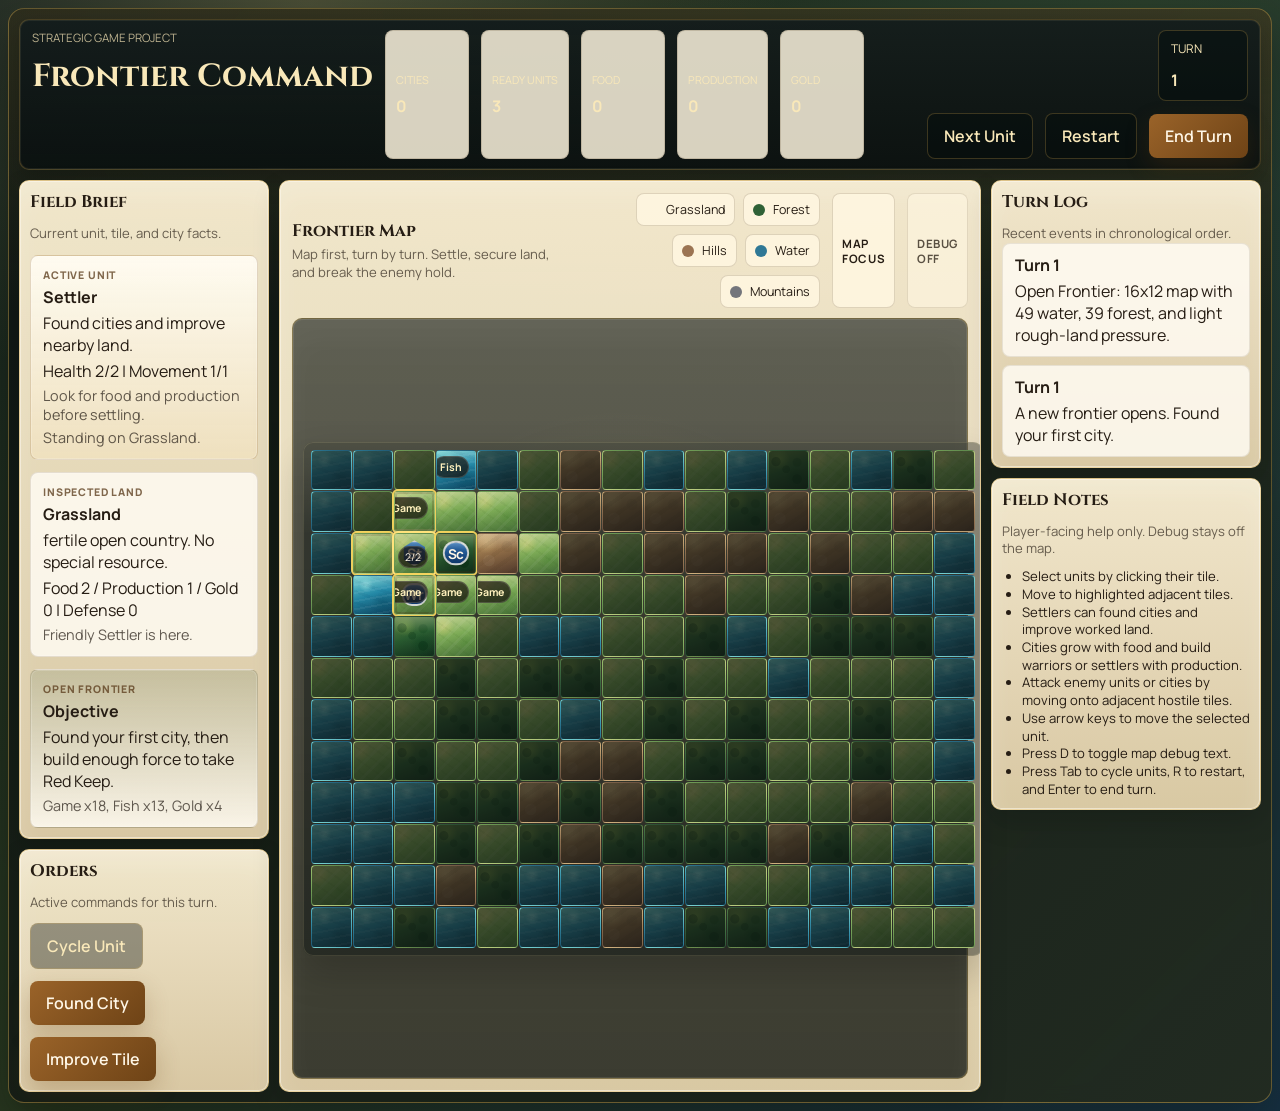
<file: index.html>
<!DOCTYPE html>
<html lang="en">
<head>
  <meta charset="UTF-8">
  <meta name="viewport" content="width=device-width, initial-scale=1.0">
  <title>Strategic Game Project</title>
  <link rel="preconnect" href="https://fonts.googleapis.com">
  <link rel="preconnect" href="https://fonts.gstatic.com" crossorigin>
  <link href="https://fonts.googleapis.com/css2?family=Cinzel:wght@500;700&family=Manrope:wght@400;500;700&display=swap" rel="stylesheet">
  <link rel="stylesheet" href="style.css">
</head>
<body>
  <div class="app-shell">
    <header class="topbar">
      <div class="title-block">
        <p class="eyebrow">Strategic Game Project</p>
        <h1>Frontier Command</h1>
      </div>
      <div class="topbar-strip">
        <div id="resource-summary" class="resource-summary"></div>
        <div class="turn-panel">
          <div class="metric turn-metric">
            <span>Turn</span>
            <strong id="turn-counter">1</strong>
          </div>
          <div class="control-row">
            <button id="next-unit-btn" class="secondary-btn" type="button">Next Unit</button>
            <button id="restart-btn" class="secondary-btn" type="button">Restart</button>
            <button id="end-turn-btn" type="button">End Turn</button>
          </div>
        </div>
      </div>
    </header>

    <main class="layout strategy-screen">
      <aside class="left-rail">
        <section class="panel info-panel">
          <div class="section-title">
            <h2>Field Brief</h2>
            <p>Current unit, tile, and city facts.</p>
          </div>
          <div id="selection-panel" class="selection-panel"></div>
        </section>

        <section class="panel actions-panel">
          <div class="section-title">
            <h2>Orders</h2>
            <p>Active commands for this turn.</p>
          </div>
          <div id="action-panel" class="action-panel"></div>
        </section>
      </aside>

      <section class="panel map-panel">
        <div class="panel-header">
          <div>
            <h2>Frontier Map</h2>
            <p>Map first, turn by turn. Settle, secure land, and break the enemy hold.</p>
          </div>
          <div class="map-meta">
            <div class="legend" id="legend"></div>
            <div class="map-status">
              <span class="status-chip">Map Focus</span>
              <span id="debug-indicator" class="status-chip muted">Debug Off</span>
            </div>
          </div>
        </div>
        <div class="map-frame">
          <div id="map" class="map" aria-label="Game map"></div>
        </div>
      </section>

      <aside class="right-rail">
        <section class="panel log-panel">
          <div class="section-title">
            <h2>Turn Log</h2>
            <p>Recent events in chronological order.</p>
          </div>
          <div id="log" class="log"></div>
        </section>

        <section class="panel help-panel">
          <div class="section-title">
            <h2>Field Notes</h2>
            <p>Player-facing help only. Debug stays off the map.</p>
          </div>
          <ul>
            <li>Select units by clicking their tile.</li>
            <li>Move to highlighted adjacent tiles.</li>
            <li>Settlers can found cities and improve worked land.</li>
            <li>Cities grow with food and build warriors or settlers with production.</li>
            <li>Attack enemy units or cities by moving onto adjacent hostile tiles.</li>
            <li>Use arrow keys to move the selected unit.</li>
            <li>Press D to toggle map debug text.</li>
            <li>Press Tab to cycle units, R to restart, and Enter to end turn.</li>
          </ul>
        </section>
      </aside>
    </main>
  </div>

  <script src="mapGenerator.js"></script>
  <script src="game.js"></script>
</body>
</html>
</file>
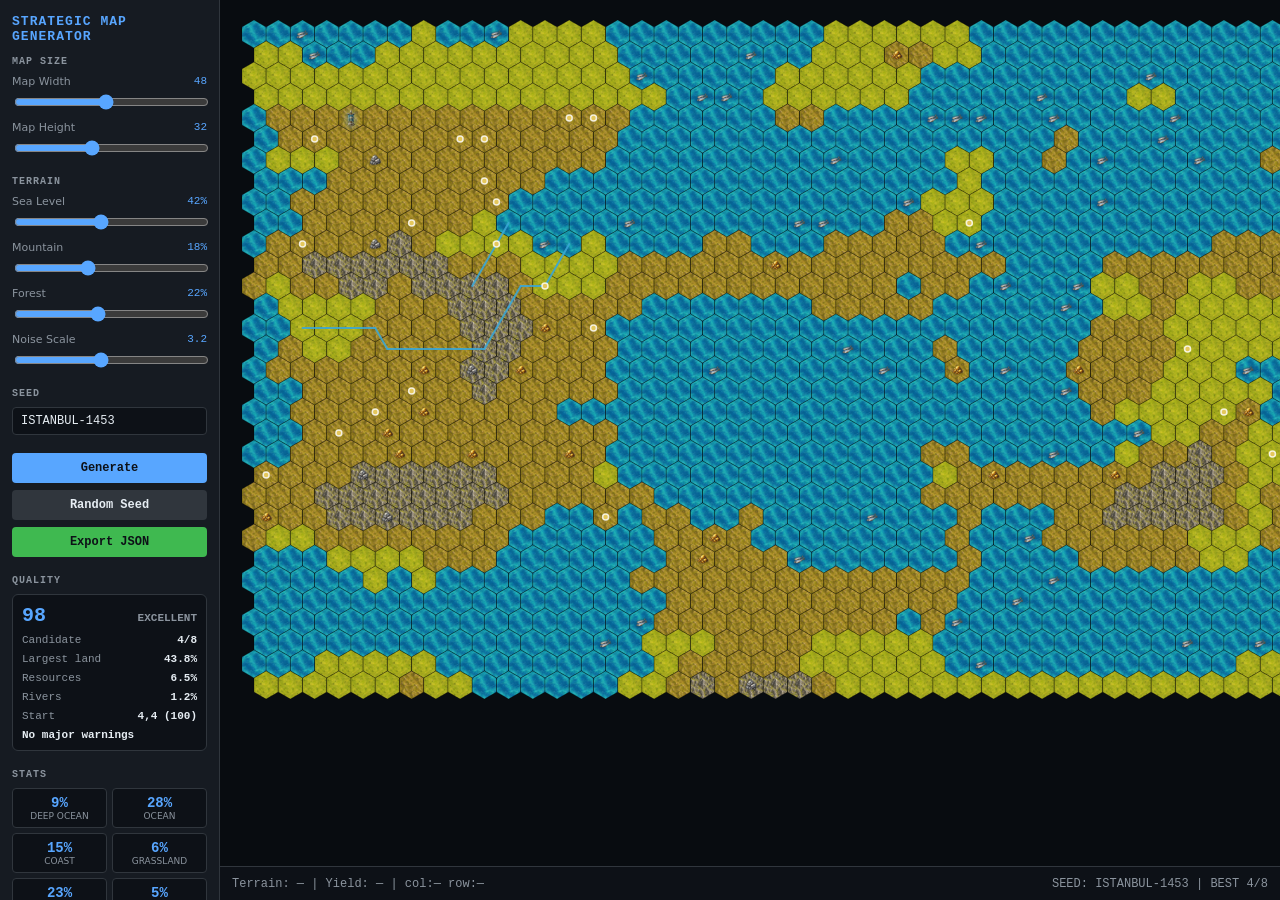
<file: modules/map-generator/index.html>
<!DOCTYPE html>
<html lang="en">
<head>
  <meta charset="UTF-8">
  <meta name="viewport" content="width=device-width, initial-scale=1.0">
  <title>Strategic Map Generator</title>
  <style>
    :root {
      --bg: #0d1117;
      --panel: #161b22;
      --border: #30363d;
      --text: #e6edf3;
      --muted: #8b949e;
      --accent: #58a6ff;
      --accent-2: #3fb950;
      --danger: #f85149;
      --mono: "Courier New", monospace;
      --ui: system-ui, -apple-system, BlinkMacSystemFont, "Segoe UI", sans-serif;
    }

    * {
      box-sizing: border-box;
    }

    body {
      margin: 0;
      height: 100vh;
      overflow: hidden;
      color: var(--text);
      background: var(--bg);
      font-family: var(--ui);
    }

    .app {
      display: grid;
      grid-template-columns: 220px minmax(0, 1fr);
      grid-template-rows: minmax(0, 1fr) 34px;
      width: 100vw;
      height: 100vh;
    }

    aside {
      grid-row: 1 / 3;
      padding: 14px 12px;
      overflow-y: auto;
      background: var(--panel);
      border-right: 1px solid var(--border);
    }

    main {
      position: relative;
      overflow: hidden;
      background: #080c10;
      cursor: grab;
    }

    main.dragging {
      cursor: grabbing;
    }

    canvas {
      display: block;
      width: 100%;
      height: 100%;
    }

    .bottom-bar {
      display: flex;
      align-items: center;
      justify-content: space-between;
      gap: 12px;
      padding: 0 12px;
      color: var(--muted);
      background: rgba(13, 17, 23, 0.96);
      border-top: 1px solid var(--border);
      font: 12px var(--mono);
    }

    h1 {
      margin: 0 0 12px;
      color: var(--accent);
      font: 700 13px var(--mono);
      letter-spacing: 0.08em;
      text-transform: uppercase;
    }

    .section {
      margin: 0 0 18px;
    }

    .section-title {
      margin-bottom: 8px;
      color: var(--muted);
      font: 700 10px var(--mono);
      letter-spacing: 0.1em;
      text-transform: uppercase;
    }

    .control {
      display: grid;
      gap: 4px;
      margin-bottom: 9px;
    }

    label {
      display: flex;
      justify-content: space-between;
      gap: 8px;
      color: var(--muted);
      font-size: 11px;
    }

    label span {
      color: var(--accent);
      font-family: var(--mono);
    }

    input[type="range"] {
      width: 100%;
      accent-color: var(--accent);
      cursor: pointer;
    }

    input[type="text"] {
      width: 100%;
      padding: 6px 8px;
      color: var(--text);
      background: var(--bg);
      border: 1px solid var(--border);
      border-radius: 4px;
      outline: none;
      font: 12px var(--mono);
    }

    input[type="text"]:focus {
      border-color: var(--accent);
    }

    .button-stack {
      display: grid;
      gap: 7px;
    }

    button {
      width: 100%;
      padding: 8px 10px;
      color: #0d1117;
      background: var(--accent);
      border: 0;
      border-radius: 4px;
      cursor: pointer;
      font: 700 12px var(--mono);
    }

    button.secondary {
      color: var(--text);
      background: var(--border);
    }

    button.success {
      color: #0d1117;
      background: var(--accent-2);
    }

    button:hover {
      filter: brightness(1.08);
    }

    .stats-grid {
      display: grid;
      grid-template-columns: repeat(2, 1fr);
      gap: 5px;
    }

    .stat {
      padding: 6px 7px;
      text-align: center;
      background: var(--bg);
      border: 1px solid var(--border);
      border-radius: 4px;
    }

    .stat strong {
      display: block;
      color: var(--accent);
      font: 700 14px var(--mono);
    }

    .stat span {
      display: block;
      color: var(--muted);
      font-size: 9px;
      text-transform: uppercase;
    }

    .legend {
      display: grid;
      gap: 5px;
    }

    .legend-item {
      display: flex;
      align-items: center;
      gap: 7px;
      color: var(--muted);
      font-size: 11px;
    }

    .swatch {
      width: 14px;
      height: 14px;
      border: 1px solid rgba(255, 255, 255, 0.12);
      border-radius: 2px;
    }

    .texture-status {
      color: var(--muted);
      font: 11px var(--mono);
      line-height: 1.4;
    }

    .quality-card {
      display: grid;
      gap: 7px;
      padding: 9px;
      background: var(--bg);
      border: 1px solid var(--border);
      border-radius: 6px;
    }

    .quality-score {
      display: flex;
      align-items: baseline;
      justify-content: space-between;
      gap: 8px;
      color: var(--accent);
      font: 700 20px var(--mono);
    }

    .quality-score span {
      color: var(--muted);
      font-size: 11px;
      text-transform: uppercase;
    }

    .quality-line {
      display: flex;
      justify-content: space-between;
      gap: 10px;
      color: var(--muted);
      font: 11px var(--mono);
    }

    .quality-line strong {
      color: var(--text);
      font-weight: 700;
    }

    .warnings {
      margin: 0;
      padding-left: 16px;
      color: #f2cc60;
      font-size: 11px;
      line-height: 1.35;
    }
  </style>
</head>
<body>
  <div class="app">
    <aside>
      <h1>Strategic Map Generator</h1>

      <div class="section">
        <div class="section-title">Map Size</div>
        <div class="control">
          <label for="mapWidth">Map Width <span id="mapWidthValue">48</span></label>
          <input id="mapWidth" type="range" min="20" max="80" value="48">
        </div>
        <div class="control">
          <label for="mapHeight">Map Height <span id="mapHeightValue">32</span></label>
          <input id="mapHeight" type="range" min="14" max="60" value="32">
        </div>
      </div>

      <div class="section">
        <div class="section-title">Terrain</div>
        <div class="control">
          <label for="seaLevel">Sea Level <span id="seaLevelValue">42%</span></label>
          <input id="seaLevel" type="range" min="20" max="70" value="42">
        </div>
        <div class="control">
          <label for="mountainLevel">Mountain <span id="mountainLevelValue">18%</span></label>
          <input id="mountainLevel" type="range" min="5" max="40" value="18">
        </div>
        <div class="control">
          <label for="forestLevel">Forest <span id="forestLevelValue">22%</span></label>
          <input id="forestLevel" type="range" min="5" max="45" value="22">
        </div>
        <div class="control">
          <label for="noiseScale">Noise Scale <span id="noiseScaleValue">3.2</span></label>
          <input id="noiseScale" type="range" min="10" max="60" value="32">
        </div>
      </div>

      <div class="section">
        <div class="section-title">Seed</div>
        <input id="seedInput" type="text" value="ISTANBUL-1453">
      </div>

      <div class="section button-stack">
        <button id="generateButton" type="button">Generate</button>
        <button id="randomSeedButton" class="secondary" type="button">Random Seed</button>
        <button id="exportButton" class="success" type="button">Export JSON</button>
      </div>

      <div class="section">
        <div class="section-title">Quality</div>
        <div id="qualityPanel" class="quality-card"></div>
      </div>

      <div class="section">
        <div class="section-title">Stats</div>
        <div id="statsGrid" class="stats-grid"></div>
      </div>

      <div class="section">
        <div class="section-title">Legend</div>
        <div id="legend" class="legend"></div>
      </div>

      <div class="section">
        <div class="section-title">Textures</div>
        <div id="textureStatus" class="texture-status">Loading textures...</div>
      </div>
    </aside>

    <main id="canvasWrap">
      <canvas id="mapCanvas"></canvas>
    </main>

    <div class="bottom-bar">
      <div id="coordsDisplay">Terrain: — | Yield: — | col:— row:—</div>
      <div id="seedDisplay">SEED: ISTANBUL-1453</div>
    </div>
  </div>

  <script type="module">
    import { generateBestMap } from "./generator.js";
    import HexRenderer from "./renderer.js";
    import { TERRAIN } from "./terrain.js";

    const canvas = document.getElementById("mapCanvas");
    const canvasWrap = document.getElementById("canvasWrap");
    const renderer = new HexRenderer(canvas, {
      hexSize: 14,
      showGrid: true,
      showCoords: false
    });

    const controls = {
      mapWidth: document.getElementById("mapWidth"),
      mapHeight: document.getElementById("mapHeight"),
      seaLevel: document.getElementById("seaLevel"),
      mountainLevel: document.getElementById("mountainLevel"),
      forestLevel: document.getElementById("forestLevel"),
      noiseScale: document.getElementById("noiseScale"),
      seedInput: document.getElementById("seedInput")
    };

    const labels = {
      mapWidth: document.getElementById("mapWidthValue"),
      mapHeight: document.getElementById("mapHeightValue"),
      seaLevel: document.getElementById("seaLevelValue"),
      mountainLevel: document.getElementById("mountainLevelValue"),
      forestLevel: document.getElementById("forestLevelValue"),
      noiseScale: document.getElementById("noiseScaleValue")
    };

    const coordsDisplay = document.getElementById("coordsDisplay");
    const seedDisplay = document.getElementById("seedDisplay");
    const statsGrid = document.getElementById("statsGrid");
    const qualityPanel = document.getElementById("qualityPanel");
    const legend = document.getElementById("legend");
    const textureStatus = document.getElementById("textureStatus");
    const terrainList = Object.values(TERRAIN).sort((a, b) => a.id - b.id);

    let mapData = null;
    let panX = 20;
    let panY = 20;
    let isDragging = false;
    let dragStartX = 0;
    let dragStartY = 0;

    const textureMap = {
      [TERRAIN.OCEAN.id]: "../../assets/textures/ocean.png",
      [TERRAIN.DEEP_OCEAN.id]: "../../assets/textures/ocean.png",
      [TERRAIN.COAST.id]: "../../assets/textures/coast.png",
      [TERRAIN.GRASSLAND.id]: "../../assets/textures/grassland.png",
      [TERRAIN.PLAINS.id]: "../../assets/textures/plains.png",
      [TERRAIN.HILLS.id]: "../../assets/textures/hills.png",
      [TERRAIN.FOREST.id]: "../../assets/textures/forest.png",
      [TERRAIN.MOUNTAIN.id]: "../../assets/textures/mountain.png",
      [TERRAIN.DESERT.id]: "../../assets/textures/desert.png",
      [TERRAIN.TUNDRA.id]: "../../assets/textures/tundra.png"
    };

    const resourceTextureMap = {
      GOLD_DEPOSIT: "../../assets/resources/gold.png",
      IRON_ORE: "../../assets/resources/ore.png",
      FISH: "../../assets/resources/fish.png",
      GAME_ANIMALS: "../../assets/resources/game.png"
    };

    const markerTextureMap = {
      playerStart: "../../assets/markers/player-start.png"
    };

    init();

    async function init() {
      bindControls();
      renderLegend();
      resizeCanvas();
      try {
        await Promise.all([
          renderer.loadTextures(textureMap),
          renderer.loadResourceTextures(resourceTextureMap),
          renderer.loadMarkerTextures(markerTextureMap)
        ]);
        textureStatus.textContent = "Textures, resources, and markers loaded.";
      } catch (error) {
        textureStatus.textContent = "Some art failed to load; using graceful fallbacks.";
      }
      generateAndRender();
    }

    function bindControls() {
      const controlBindings = [
        ["mapWidth", () => controls.mapWidth.value],
        ["mapHeight", () => controls.mapHeight.value],
        ["seaLevel", () => `${controls.seaLevel.value}%`],
        ["mountainLevel", () => `${controls.mountainLevel.value}%`],
        ["forestLevel", () => `${controls.forestLevel.value}%`],
        ["noiseScale", () => (Number(controls.noiseScale.value) / 10).toFixed(1)]
      ];

      for (const [key, format] of controlBindings) {
        controls[key].addEventListener("input", () => {
          labels[key].textContent = format();
        });
      }

      document.getElementById("generateButton").addEventListener("click", generateAndRender);
      document.getElementById("randomSeedButton").addEventListener("click", () => {
        controls.seedInput.value = createRandomSeed();
        generateAndRender();
      });
      document.getElementById("exportButton").addEventListener("click", exportJson);

      canvasWrap.addEventListener("mousedown", (event) => {
        isDragging = true;
        dragStartX = event.clientX - panX;
        dragStartY = event.clientY - panY;
        canvasWrap.classList.add("dragging");
      });

      window.addEventListener("mouseup", () => {
        isDragging = false;
        canvasWrap.classList.remove("dragging");
      });

      window.addEventListener("mousemove", (event) => {
        if (isDragging) {
          panX = event.clientX - dragStartX;
          panY = event.clientY - dragStartY;
          render();
        }
      });

      canvasWrap.addEventListener("mousemove", updateHover);
      canvasWrap.addEventListener("mouseleave", () => {
        coordsDisplay.textContent = "Terrain: — | Yield: — | col:— row:—";
      });

      canvasWrap.addEventListener("wheel", (event) => {
        event.preventDefault();
        const delta = event.deltaY > 0 ? -1 : 1;
        renderer.hexSize = Math.max(6, Math.min(32, renderer.hexSize + delta));
        render();
      }, { passive: false });

      window.addEventListener("resize", () => {
        resizeCanvas();
        render();
      });
    }

    function generateAndRender() {
      mapData = generateBestMap(getConfig(), 8);
      panX = 20;
      panY = 20;
      seedDisplay.textContent = `SEED: ${mapData.seed} | BEST ${mapData.generationAttempt}/${mapData.generationAttempts}`;
      renderQuality();
      renderStats();
      render();
    }

    function getConfig() {
      return {
        cols: Number(controls.mapWidth.value),
        rows: Number(controls.mapHeight.value),
        seed: controls.seedInput.value.trim() || "ISTANBUL-1453",
        seaLevel: Number(controls.seaLevel.value) / 100,
        mountainLevel: Number(controls.mountainLevel.value) / 100,
        forestLevel: Number(controls.forestLevel.value) / 100,
        noiseScale: Number(controls.noiseScale.value) / 10
      };
    }

    function render() {
      if (!mapData) return;
      renderer.render(mapData, panX, panY);
      renderer.renderOverlays(mapData, panX, panY, {
        showRivers: true,
        showResources: true,
        showStarts: true,
        start: mapData.quality?.start,
        showFog: false
      });
    }

    function resizeCanvas() {
      const rect = canvasWrap.getBoundingClientRect();
      canvas.width = Math.max(1, Math.floor(rect.width));
      canvas.height = Math.max(1, Math.floor(rect.height));
    }

    function updateHover(event) {
      if (!mapData) return;
      const rect = canvas.getBoundingClientRect();
      const hit = renderer.hexAtPixel(event.clientX - rect.left, event.clientY - rect.top, panX, panY);
      if (!hit) {
        coordsDisplay.textContent = "Terrain: — | Yield: — | col:— row:—";
        return;
      }

      const tile = mapData.tiles[hit.row * mapData.cols + hit.col];
      const yields = tile.terrain.yields;
      const resource = tile.resource ? ` | ${tile.resource.name}` : "";
      const start = mapData.quality?.start;
      const startLabel = start?.col === hit.col && start?.row === hit.row ? " | START" : "";
      coordsDisplay.textContent = `${tile.terrain.name}${resource}${startLabel} | Yield F${yields.food} P${yields.production} G${yields.gold} | col:${hit.col} row:${hit.row}`;
    }

    function renderQuality() {
      const quality = mapData.quality;
      if (!quality) {
        qualityPanel.textContent = "No quality data.";
        return;
      }

      const start = quality.start;
      const warnings = quality.warnings.length
        ? `<ul class="warnings">${quality.warnings.map((warning) => `<li>${warning}</li>`).join("")}</ul>`
        : `<div class="quality-line"><strong>No major warnings</strong></div>`;

      qualityPanel.innerHTML = `
        <div class="quality-score">
          ${quality.score}<span>${quality.rating}</span>
        </div>
        <div class="quality-line"><span>Candidate</span><strong>${mapData.generationAttempt}/${mapData.generationAttempts}</strong></div>
        <div class="quality-line"><span>Largest land</span><strong>${quality.metrics.largestLandmassPercent}%</strong></div>
        <div class="quality-line"><span>Resources</span><strong>${quality.metrics.resourcePercent}%</strong></div>
        <div class="quality-line"><span>Rivers</span><strong>${quality.metrics.riverPercent}%</strong></div>
        <div class="quality-line"><span>Start</span><strong>${start ? `${start.col},${start.row} (${start.score})` : "none"}</strong></div>
        ${warnings}
      `;
    }

    function renderStats() {
      const counts = new Map(terrainList.map((terrain) => [terrain.id, 0]));
      for (const tile of mapData.tiles) {
        counts.set(tile.terrain.id, (counts.get(tile.terrain.id) ?? 0) + 1);
      }

      const total = mapData.tiles.length || 1;
      statsGrid.innerHTML = terrainList.map((terrain) => {
        const percent = Math.round(((counts.get(terrain.id) ?? 0) / total) * 100);
        return `
          <div class="stat">
            <strong>${percent}%</strong>
            <span>${terrain.name}</span>
          </div>
        `;
      }).join("");
    }

    function renderLegend() {
      legend.innerHTML = terrainList.map((terrain) => `
        <div class="legend-item">
          <span class="swatch" style="background:${terrain.color}"></span>
          ${terrain.name}
        </div>
      `).join("");
    }

    function exportJson() {
      if (!mapData) return;
      const payload = {
        ...mapData,
        tiles: mapData.tiles.map((tile) => ({
          col: tile.col,
          row: tile.row,
          terrain: tile.terrain.id,
          terrainName: tile.terrain.name,
          resource: tile.resource?.id ?? null,
          river: tile.river,
          height: tile.height
        })),
        quality: mapData.quality,
        baseSeed: mapData.baseSeed,
        variantSeed: mapData.variantSeed,
        generationAttempt: mapData.generationAttempt,
        generationAttempts: mapData.generationAttempts
      };
      const blob = new Blob([JSON.stringify(payload, null, 2)], { type: "application/json" });
      const url = URL.createObjectURL(blob);
      const link = document.createElement("a");
      link.href = url;
      link.download = `map_${mapData.seed.replace(/[^a-z0-9]+/gi, "_")}.json`;
      link.click();
      URL.revokeObjectURL(url);
    }

    function createRandomSeed() {
      const words = ["ISTANBUL", "ANATOLIA", "BOSPHORUS", "THAMES", "AEGEAN", "DANUBE", "ATLAS", "NORDIC", "OXFORD", "NILE"];
      const word = words[Math.floor(Math.random() * words.length)];
      const number = Math.floor(Math.random() * 9000 + 1000);
      return `${word}-${number}`;
    }
  </script>
</body>
</html>
</file>
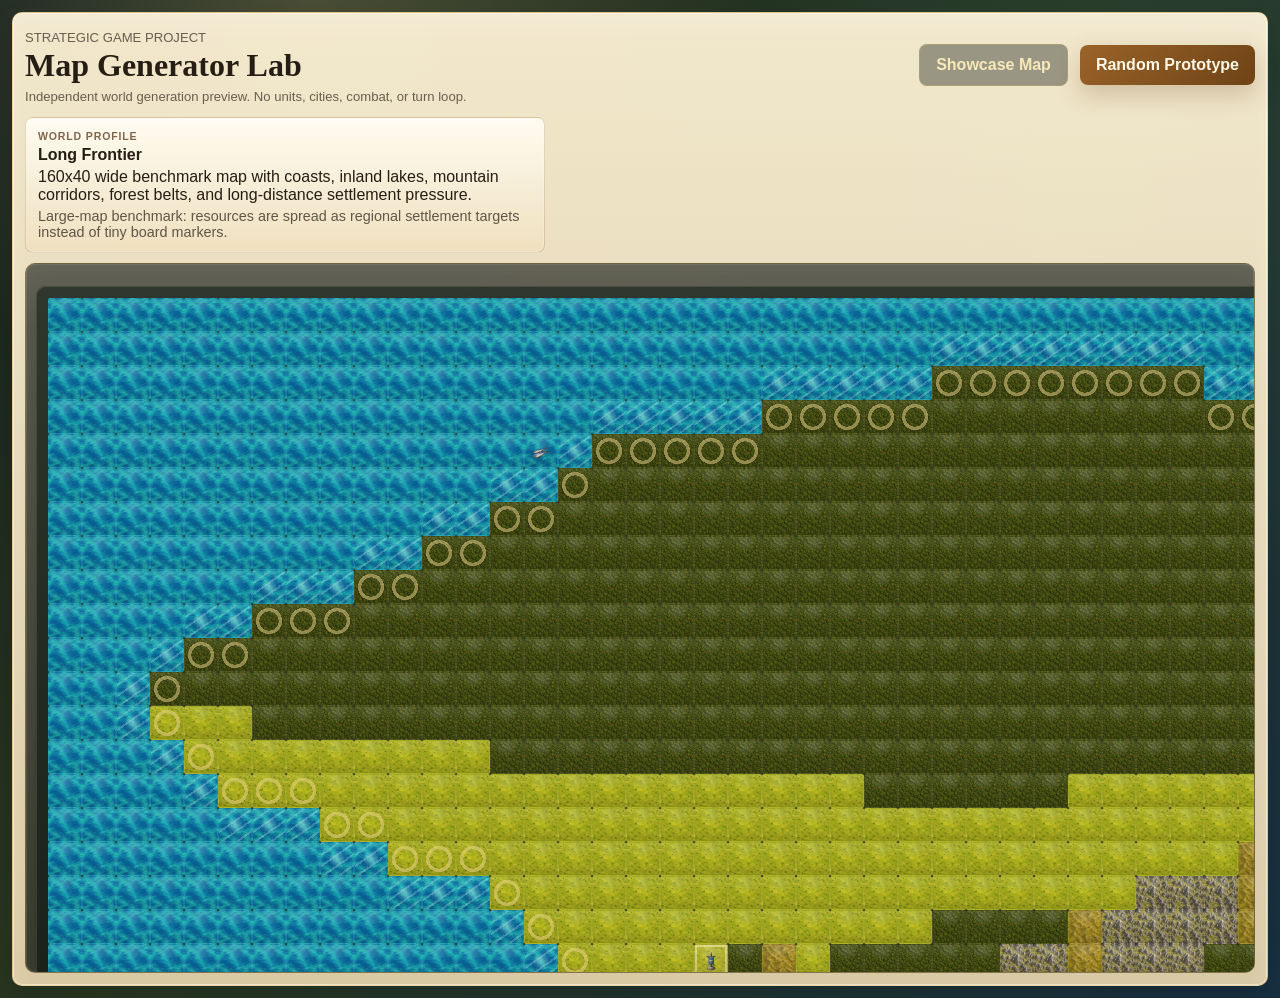
<file: map-lab.html>
<!DOCTYPE html>
<html lang="en">
<head>
  <meta charset="UTF-8">
  <meta name="viewport" content="width=device-width, initial-scale=1.0">
  <title>Strategic Map Lab</title>
  <link rel="stylesheet" href="style.css">
</head>
<body class="map-lab-page">
  <main class="map-lab-shell">
    <section class="panel map-lab-panel">
      <div class="panel-header">
        <div>
          <p class="eyebrow">Strategic Game Project</p>
          <h1>Map Generator Lab</h1>
          <p>Independent world generation preview. No units, cities, combat, or turn loop.</p>
        </div>
        <div class="control-row">
          <button id="showcase-map-btn" class="secondary-btn" type="button">Showcase Map</button>
          <button id="generate-map-btn" class="action-btn" type="button">Random Prototype</button>
        </div>
      </div>

      <div id="map-lab-profile" class="map-lab-profile"></div>
      <div class="map-frame">
        <div id="map-lab-grid" class="map map-lab-grid" aria-label="Generated map preview"></div>
      </div>
    </section>
  </main>

  <script src="mapGenerator.js"></script>
  <script src="mapLab.js"></script>
</body>
</html>
</file>
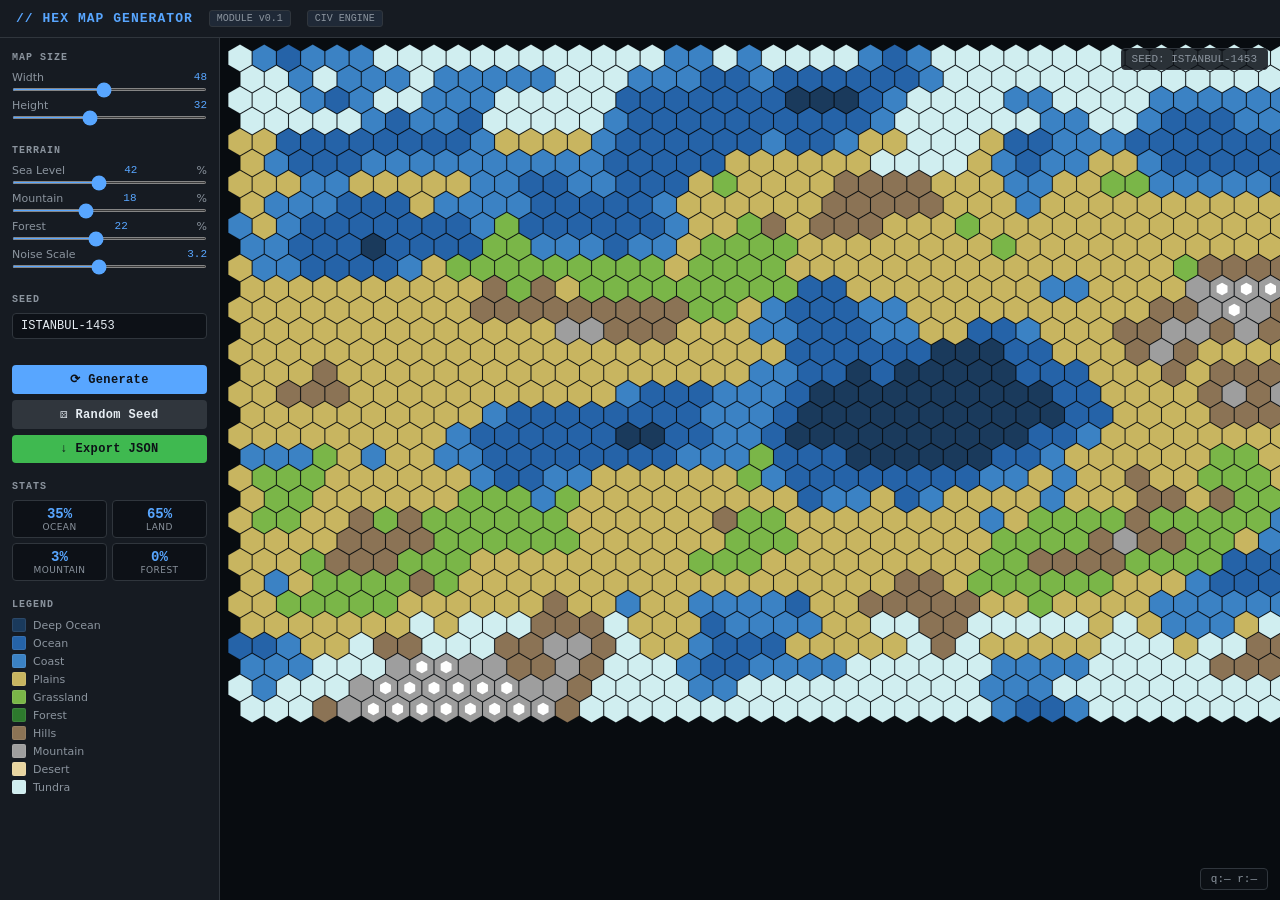
<file: tools/map-generator.html>
<!DOCTYPE html>
<html lang="en">
<head>
<meta charset="UTF-8">
<meta name="viewport" content="width=device-width, initial-scale=1.0">
<title>Hex Map Generator</title>
<style>
  :root {
    --bg: #0d1117;
    --panel: #161b22;
    --border: #30363d;
    --accent: #58a6ff;
    --accent2: #3fb950;
    --text: #e6edf3;
    --muted: #8b949e;
    --danger: #f85149;
    --font-mono: 'Courier New', monospace;
    --font-ui: system-ui, -apple-system, sans-serif;
  }

  * { box-sizing: border-box; margin: 0; padding: 0; }

  body {
    background: var(--bg);
    color: var(--text);
    font-family: var(--font-ui);
    height: 100vh;
    display: flex;
    flex-direction: column;
    overflow: hidden;
  }

  header {
    background: var(--panel);
    border-bottom: 1px solid var(--border);
    padding: 10px 16px;
    display: flex;
    align-items: center;
    gap: 16px;
    flex-shrink: 0;
  }

  header h1 {
    font-size: 13px;
    font-weight: 600;
    letter-spacing: 0.08em;
    text-transform: uppercase;
    color: var(--accent);
    font-family: var(--font-mono);
  }

  .header-tag {
    font-size: 10px;
    background: #1f2937;
    border: 1px solid var(--border);
    color: var(--muted);
    padding: 2px 7px;
    border-radius: 3px;
    font-family: var(--font-mono);
  }

  .main {
    display: flex;
    flex: 1;
    overflow: hidden;
  }

  /* SIDEBAR */
  .sidebar {
    width: 220px;
    background: var(--panel);
    border-right: 1px solid var(--border);
    padding: 14px 12px;
    display: flex;
    flex-direction: column;
    gap: 18px;
    overflow-y: auto;
    flex-shrink: 0;
  }

  .section-label {
    font-size: 10px;
    font-weight: 700;
    letter-spacing: 0.1em;
    text-transform: uppercase;
    color: var(--muted);
    margin-bottom: 8px;
    font-family: var(--font-mono);
  }

  .control-row {
    display: flex;
    flex-direction: column;
    gap: 4px;
    margin-bottom: 8px;
  }

  .control-row label {
    font-size: 11px;
    color: var(--muted);
    display: flex;
    justify-content: space-between;
  }

  .control-row label span {
    color: var(--accent);
    font-family: var(--font-mono);
    font-size: 11px;
  }

  input[type="range"] {
    width: 100%;
    accent-color: var(--accent);
    height: 3px;
    cursor: pointer;
  }

  input[type="text"], input[type="number"] {
    width: 100%;
    background: var(--bg);
    border: 1px solid var(--border);
    color: var(--text);
    padding: 5px 8px;
    font-size: 12px;
    font-family: var(--font-mono);
    border-radius: 4px;
    outline: none;
  }

  input[type="text"]:focus, input[type="number"]:focus {
    border-color: var(--accent);
  }

  .btn {
    width: 100%;
    padding: 7px 10px;
    font-size: 12px;
    font-weight: 600;
    border: none;
    border-radius: 4px;
    cursor: pointer;
    font-family: var(--font-mono);
    transition: opacity 0.15s;
    letter-spacing: 0.03em;
  }

  .btn:hover { opacity: 0.85; }
  .btn:active { opacity: 0.7; transform: translateY(1px); }

  .btn-primary { background: var(--accent); color: #0d1117; }
  .btn-secondary { background: var(--border); color: var(--text); }
  .btn-success { background: var(--accent2); color: #0d1117; }

  .btn-group { display: flex; flex-direction: column; gap: 6px; }

  /* LEGEND */
  .legend {
    display: flex;
    flex-direction: column;
    gap: 4px;
  }

  .legend-item {
    display: flex;
    align-items: center;
    gap: 7px;
    font-size: 11px;
    color: var(--muted);
  }

  .legend-swatch {
    width: 14px;
    height: 14px;
    border-radius: 2px;
    flex-shrink: 0;
    border: 1px solid rgba(255,255,255,0.08);
  }

  /* STATS */
  .stats-grid {
    display: grid;
    grid-template-columns: 1fr 1fr;
    gap: 5px;
  }

  .stat-box {
    background: var(--bg);
    border: 1px solid var(--border);
    border-radius: 4px;
    padding: 5px 7px;
    text-align: center;
  }

  .stat-val {
    font-size: 14px;
    font-weight: 700;
    font-family: var(--font-mono);
    color: var(--accent);
  }

  .stat-lbl {
    font-size: 9px;
    color: var(--muted);
    text-transform: uppercase;
    letter-spacing: 0.05em;
  }

  /* CANVAS AREA */
  .canvas-wrap {
    flex: 1;
    position: relative;
    overflow: hidden;
    background: #080c10;
    cursor: grab;
  }

  .canvas-wrap:active { cursor: grabbing; }

  canvas {
    position: absolute;
    top: 0; left: 0;
    image-rendering: pixelated;
  }

  .coords-badge {
    position: absolute;
    bottom: 10px;
    right: 12px;
    background: rgba(13,17,23,0.85);
    border: 1px solid var(--border);
    border-radius: 4px;
    padding: 4px 10px;
    font-size: 11px;
    font-family: var(--font-mono);
    color: var(--muted);
    pointer-events: none;
  }

  .seed-badge {
    position: absolute;
    top: 10px;
    right: 12px;
    background: rgba(13,17,23,0.85);
    border: 1px solid var(--border);
    border-radius: 4px;
    padding: 4px 10px;
    font-size: 11px;
    font-family: var(--font-mono);
    color: var(--muted);
    pointer-events: none;
  }

  .tooltip {
    position: absolute;
    background: rgba(13,17,23,0.95);
    border: 1px solid var(--border);
    border-radius: 5px;
    padding: 6px 10px;
    font-size: 11px;
    font-family: var(--font-mono);
    color: var(--text);
    pointer-events: none;
    display: none;
    z-index: 10;
    white-space: nowrap;
  }
</style>
</head>
<body>

<header>
  <h1>// HEX MAP GENERATOR</h1>
  <span class="header-tag">MODULE v0.1</span>
  <span class="header-tag">CIV ENGINE</span>
</header>

<div class="main">
  <div class="sidebar">

    <div>
      <div class="section-label">Map Size</div>
      <div class="control-row">
        <label>Width <span id="wVal">48</span></label>
        <input type="range" id="mapW" min="20" max="80" value="48">
      </div>
      <div class="control-row">
        <label>Height <span id="hVal">32</span></label>
        <input type="range" id="mapH" min="14" max="60" value="32">
      </div>
    </div>

    <div>
      <div class="section-label">Terrain</div>
      <div class="control-row">
        <label>Sea Level <span id="seaVal">42</span>%</label>
        <input type="range" id="seaLevel" min="20" max="70" value="42">
      </div>
      <div class="control-row">
        <label>Mountain <span id="mtVal">18</span>%</label>
        <input type="range" id="mtLevel" min="5" max="40" value="18">
      </div>
      <div class="control-row">
        <label>Forest <span id="frVal">22</span>%</label>
        <input type="range" id="frLevel" min="5" max="45" value="22">
      </div>
      <div class="control-row">
        <label>Noise Scale <span id="nsVal">3.2</span></label>
        <input type="range" id="noiseScale" min="10" max="60" value="32">
      </div>
    </div>

    <div>
      <div class="section-label">Seed</div>
      <div class="control-row">
        <input type="text" id="seedInput" placeholder="e.g. ISTANBUL-1453" value="">
      </div>
    </div>

    <div class="btn-group">
      <button class="btn btn-primary" onclick="generateMap()">⟳ Generate</button>
      <button class="btn btn-secondary" onclick="randomSeed()">⚄ Random Seed</button>
      <button class="btn btn-success" onclick="exportJSON()">↓ Export JSON</button>
    </div>

    <div>
      <div class="section-label">Stats</div>
      <div class="stats-grid" id="statsGrid">
        <div class="stat-box"><div class="stat-val" id="st-ocean">-</div><div class="stat-lbl">Ocean</div></div>
        <div class="stat-box"><div class="stat-val" id="st-land">-</div><div class="stat-lbl">Land</div></div>
        <div class="stat-box"><div class="stat-val" id="st-mt">-</div><div class="stat-lbl">Mountain</div></div>
        <div class="stat-box"><div class="stat-val" id="st-fr">-</div><div class="stat-lbl">Forest</div></div>
      </div>
    </div>

    <div>
      <div class="section-label">Legend</div>
      <div class="legend">
        <div class="legend-item"><div class="legend-swatch" style="background:#1a3a5c"></div>Deep Ocean</div>
        <div class="legend-item"><div class="legend-swatch" style="background:#2563a8"></div>Ocean</div>
        <div class="legend-item"><div class="legend-swatch" style="background:#3b82c4"></div>Coast</div>
        <div class="legend-item"><div class="legend-swatch" style="background:#c8b560"></div>Plains</div>
        <div class="legend-item"><div class="legend-swatch" style="background:#7ab648"></div>Grassland</div>
        <div class="legend-item"><div class="legend-swatch" style="background:#2d7a2d"></div>Forest</div>
        <div class="legend-item"><div class="legend-swatch" style="background:#8b7355"></div>Hills</div>
        <div class="legend-item"><div class="legend-swatch" style="background:#9e9e9e"></div>Mountain</div>
        <div class="legend-item"><div class="legend-swatch" style="background:#e8d5a0"></div>Desert</div>
        <div class="legend-item"><div class="legend-swatch" style="background:#d0eef0"></div>Tundra</div>
      </div>
    </div>

  </div>

  <div class="canvas-wrap" id="canvasWrap">
    <canvas id="mapCanvas"></canvas>
    <div class="seed-badge" id="seedBadge">SEED: —</div>
    <div class="coords-badge" id="coordsBadge">q:— r:—</div>
    <div class="tooltip" id="tooltip"></div>
  </div>
</div>

<script>
// ─── PERLIN NOISE ────────────────────────────────────────────────────────────
class Perlin {
  constructor(seed) {
    this.perm = new Uint8Array(512);
    const p = new Uint8Array(256);
    for (let i = 0; i < 256; i++) p[i] = i;
    let s = seed >>> 0;
    const rng = () => { s = (s * 1664525 + 1013904223) >>> 0; return s / 4294967296; };
    for (let i = 255; i > 0; i--) {
      const j = Math.floor(rng() * (i + 1));
      [p[i], p[j]] = [p[j], p[i]];
    }
    for (let i = 0; i < 512; i++) this.perm[i] = p[i & 255];
  }
  fade(t) { return t * t * t * (t * (t * 6 - 15) + 10); }
  lerp(a, b, t) { return a + t * (b - a); }
  grad(h, x, y) {
    const v = h & 3;
    const u = v < 2 ? x : y, w = v < 2 ? y : x;
    return ((v & 1) ? -u : u) + ((v & 2) ? -w : w);
  }
  noise(x, y) {
    const X = Math.floor(x) & 255, Y = Math.floor(y) & 255;
    x -= Math.floor(x); y -= Math.floor(y);
    const u = this.fade(x), v = this.fade(y);
    const p = this.perm;
    const a = p[X] + Y, b = p[X+1] + Y;
    return this.lerp(
      this.lerp(this.grad(p[a], x, y),   this.grad(p[b], x-1, y),   u),
      this.lerp(this.grad(p[a+1], x, y-1), this.grad(p[b+1], x-1, y-1), u),
      v
    );
  }
  octave(x, y, octs, lac, gain) {
    let v = 0, amp = 1, freq = 1, max = 0;
    for (let i = 0; i < octs; i++) {
      v += this.noise(x * freq, y * freq) * amp;
      max += amp; amp *= gain; freq *= lac;
    }
    return v / max;
  }
}

// ─── TERRAIN TYPES ───────────────────────────────────────────────────────────
const TERRAIN = {
  DEEP_OCEAN: { id: 0, name: 'Deep Ocean',  color: '#1a3a5c' },
  OCEAN:      { id: 1, name: 'Ocean',       color: '#2563a8' },
  COAST:      { id: 2, name: 'Coast',       color: '#3b82c4' },
  PLAINS:     { id: 3, name: 'Plains',      color: '#c8b560' },
  GRASSLAND:  { id: 4, name: 'Grassland',   color: '#7ab648' },
  FOREST:     { id: 5, name: 'Forest',      color: '#2d7a2d' },
  HILLS:      { id: 6, name: 'Hills',       color: '#8b7355' },
  MOUNTAIN:   { id: 7, name: 'Mountain',    color: '#9e9e9e' },
  DESERT:     { id: 8, name: 'Desert',      color: '#e8d5a0' },
  TUNDRA:     { id: 9, name: 'Tundra',      color: '#d0eef0' },
};

// ─── SEED UTILS ──────────────────────────────────────────────────────────────
function hashSeed(str) {
  let h = 2166136261 >>> 0;
  for (let i = 0; i < str.length; i++) {
    h ^= str.charCodeAt(i);
    h = Math.imul(h, 16777619) >>> 0;
  }
  return h;
}

function randomSeed() {
  const words = ['ANKARA','ISTANBUL','LONDON','THAMES','BOSPHORUS','ANATOLIA',
    'OXFORD','ALBION','NILE','TIGRIS','DANUBE','ATLAS','AEGEAN','NORDIC'];
  const n = Math.floor(Math.random() * 9000 + 1000);
  const w = words[Math.floor(Math.random() * words.length)];
  document.getElementById('seedInput').value = `${w}-${n}`;
  generateMap();
}

// ─── STATE ───────────────────────────────────────────────────────────────────
let mapData = null;
let currentSeed = '';
let HEX_SIZE = 14;
let panX = 0, panY = 0;
let isDragging = false, dragStartX = 0, dragStartY = 0;

// ─── HEX MATH ────────────────────────────────────────────────────────────────
// Pointy-top hex, offset coords (odd-r)
function hexToPixel(col, row, size) {
  const w = Math.sqrt(3) * size;
  const h = 2 * size;
  const x = w * col + (row % 2 === 1 ? w / 2 : 0);
  const y = h * row * 0.75;
  return { x, y };
}

function pixelToHex(px, py, size, cols, rows) {
  // approximate inverse — good enough for hover detection
  const h = 2 * size;
  const w = Math.sqrt(3) * size;
  let row = Math.round(py / (h * 0.75));
  row = Math.max(0, Math.min(rows - 1, row));
  const offset = (row % 2 === 1) ? w / 2 : 0;
  let col = Math.round((px - offset) / w);
  col = Math.max(0, Math.min(cols - 1, col));
  return { col, row };
}

function drawHex(ctx, cx, cy, size, fillColor, stroke) {
  ctx.beginPath();
  for (let i = 0; i < 6; i++) {
    const angle = Math.PI / 180 * (60 * i - 30);
    const px = cx + size * Math.cos(angle);
    const py = cy + size * Math.sin(angle);
    i === 0 ? ctx.moveTo(px, py) : ctx.lineTo(px, py);
  }
  ctx.closePath();
  ctx.fillStyle = fillColor;
  ctx.fill();
  if (stroke) {
    ctx.strokeStyle = 'rgba(0,0,0,0.18)';
    ctx.lineWidth = 0.5;
    ctx.stroke();
  }
}

// ─── GENERATE ────────────────────────────────────────────────────────────────
function generateMap() {
  const cols = parseInt(document.getElementById('mapW').value);
  const rows = parseInt(document.getElementById('mapH').value);
  const seaPct = parseInt(document.getElementById('seaLevel').value) / 100;
  const mtPct  = parseInt(document.getElementById('mtLevel').value) / 100;
  const frPct  = parseInt(document.getElementById('frLevel').value) / 100;
  const nsRaw  = parseInt(document.getElementById('noiseScale').value);
  const scale  = nsRaw / 10;

  let seedStr = document.getElementById('seedInput').value.trim();
  if (!seedStr) seedStr = 'DEFAULT-' + Date.now();
  currentSeed = seedStr;
  document.getElementById('seedBadge').textContent = 'SEED: ' + seedStr;

  const seedNum = hashSeed(seedStr);
  const perlin = new Perlin(seedNum);
  const perlin2 = new Perlin(seedNum ^ 0xdeadbeef);

  // Build heightmap
  const heights = [];
  for (let r = 0; r < rows; r++) {
    heights[r] = [];
    for (let c = 0; c < cols; c++) {
      const nx = c / cols * scale;
      const ny = r / rows * scale;
      // Blend two noise layers for more interesting continents
      let v = perlin.octave(nx, ny, 6, 2.0, 0.5);
      let v2 = perlin2.octave(nx * 0.7, ny * 0.7, 4, 2.2, 0.45);
      v = (v + v2 * 0.4) / 1.4;
      // Polar tundra gradient
      const latFactor = Math.abs((r / rows) - 0.5) * 2; // 0=equator, 1=pole
      heights[r][c] = { h: v, lat: latFactor };
    }
  }

  // Normalise to 0-1
  let mn = Infinity, mx = -Infinity;
  for (let r = 0; r < rows; r++)
    for (let c = 0; c < cols; c++) {
      mn = Math.min(mn, heights[r][c].h);
      mx = Math.max(mx, heights[r][c].h);
    }
  for (let r = 0; r < rows; r++)
    for (let c = 0; c < cols; c++)
      heights[r][c].h = (heights[r][c].h - mn) / (mx - mn);

  // Classify terrain
  const grid = [];
  let counts = { 0:0,1:0,2:0,3:0,4:0,5:0,6:0,7:0,8:0,9:0 };

  for (let r = 0; r < rows; r++) {
    grid[r] = [];
    for (let c = 0; c < cols; c++) {
      const { h, lat } = heights[r][c];
      let t;
      const seaThresh = seaPct;
      const coastThresh = seaPct + 0.06;
      const mtThresh = 1 - mtPct;
      const hillThresh = 1 - mtPct - 0.1;

      if (h < seaThresh - 0.15)       t = TERRAIN.DEEP_OCEAN;
      else if (h < seaThresh)         t = TERRAIN.OCEAN;
      else if (h < coastThresh)       t = TERRAIN.COAST;
      else if (h > mtThresh)          t = TERRAIN.MOUNTAIN;
      else if (h > hillThresh)        t = TERRAIN.HILLS;
      else {
        // Land — determine by latitude + noise
        if (lat > 0.8)                t = TERRAIN.TUNDRA;
        else if (lat > 0.65) {
          t = h > 0.6 ? TERRAIN.TUNDRA : TERRAIN.PLAINS;
        } else {
          // Use secondary noise for forest/desert/grassland
          const landNoise = perlin2.octave(c / cols * 5, r / rows * 5, 3, 2, 0.5);
          const norm = (landNoise + 1) / 2;
          if (lat < 0.3 && norm < 0.35)    t = TERRAIN.DESERT;
          else if (norm < frPct)            t = TERRAIN.FOREST;
          else if (norm < frPct + 0.2)      t = TERRAIN.GRASSLAND;
          else                              t = TERRAIN.PLAINS;
        }
      }
      grid[r][c] = { terrain: t, col: c, row: r, h };
      counts[t.id]++;
    }
  }

  mapData = { cols, rows, grid, seed: seedStr };

  // Stats
  const total = cols * rows;
  const oceanCount = (counts[0] + counts[1] + counts[2]);
  const landCount  = total - oceanCount;
  document.getElementById('st-ocean').textContent = Math.round(oceanCount/total*100) + '%';
  document.getElementById('st-land').textContent  = Math.round(landCount/total*100) + '%';
  document.getElementById('st-mt').textContent    = Math.round(counts[7]/total*100) + '%';
  document.getElementById('st-fr').textContent    = Math.round(counts[5]/total*100) + '%';

  // Reset pan
  panX = 0; panY = 0;
  renderMap();
}

// ─── RENDER ──────────────────────────────────────────────────────────────────
function renderMap() {
  if (!mapData) return;
  const wrap = document.getElementById('canvasWrap');
  const canvas = document.getElementById('mapCanvas');
  const { cols, rows, grid } = mapData;

  const W = wrap.clientWidth;
  const H = wrap.clientHeight;
  canvas.width = W;
  canvas.height = H;

  const ctx = canvas.getContext('2d');
  ctx.clearRect(0, 0, W, H);
  ctx.fillStyle = '#080c10';
  ctx.fillRect(0, 0, W, H);

  const size = HEX_SIZE;

  for (let r = 0; r < rows; r++) {
    for (let c = 0; c < cols; c++) {
      const { x, y } = hexToPixel(c, r, size);
      const px = x + panX + 20;
      const py = y + panY + 20;
      const cell = grid[r][c];
      // Shading by height within terrain
      let col = cell.terrain.color;
      drawHex(ctx, px, py, size - 0.5, col, true);

      // Snow caps on mountains
      if (cell.terrain.id === 7 && cell.h > 0.88) {
        drawHex(ctx, px, py, size * 0.45, '#ffffff', false);
      }
    }
  }
}

// ─── EXPORT ──────────────────────────────────────────────────────────────────
function exportJSON() {
  if (!mapData) return;
  const { cols, rows, grid, seed } = mapData;
  const tiles = [];
  for (let r = 0; r < rows; r++)
    for (let c = 0; c < cols; c++) {
      const cell = grid[r][c];
      tiles.push({ col: c, row: r, terrain: cell.terrain.id, name: cell.terrain.name });
    }
  const out = { seed, cols, rows, version: '0.1', tiles };
  const blob = new Blob([JSON.stringify(out, null, 2)], { type: 'application/json' });
  const url = URL.createObjectURL(blob);
  const a = document.createElement('a');
  a.href = url;
  a.download = `map_${seed.replace(/[^a-zA-Z0-9]/g,'_')}.json`;
  a.click();
  URL.revokeObjectURL(url);
}

// ─── UI BINDINGS ─────────────────────────────────────────────────────────────
const sliders = [
  ['mapW','wVal', v => v],
  ['mapH','hVal', v => v],
  ['seaLevel','seaVal', v => v + '%'],
  ['mtLevel','mtVal', v => v + '%'],
  ['frLevel','frVal', v => v + '%'],
  ['noiseScale','nsVal', v => (v/10).toFixed(1)],
];

sliders.forEach(([id, labelId, fmt]) => {
  const el = document.getElementById(id);
  el.addEventListener('input', () => {
    document.getElementById(labelId).textContent = fmt(el.value);
  });
});

// Pan
const wrap = document.getElementById('canvasWrap');
wrap.addEventListener('mousedown', e => {
  isDragging = true;
  dragStartX = e.clientX - panX;
  dragStartY = e.clientY - panY;
  wrap.style.cursor = 'grabbing';
});
window.addEventListener('mouseup', () => { isDragging = false; wrap.style.cursor = 'grab'; });
window.addEventListener('mousemove', e => {
  if (isDragging) {
    panX = e.clientX - dragStartX;
    panY = e.clientY - dragStartY;
    renderMap();
  }
  // Tooltip
  if (mapData) {
    const rect = wrap.getBoundingClientRect();
    const mx = e.clientX - rect.left - panX - 20;
    const my = e.clientY - rect.top - panY - 20;
    const { col, row } = pixelToHex(mx, my, HEX_SIZE, mapData.cols, mapData.rows);
    const cell = mapData.grid[row]?.[col];
    if (cell) {
      document.getElementById('coordsBadge').textContent = `col:${col} row:${row}`;
      const tt = document.getElementById('tooltip');
      tt.style.display = 'block';
      tt.style.left = (e.clientX - rect.left + 14) + 'px';
      tt.style.top  = (e.clientY - rect.top - 30) + 'px';
      tt.textContent = `${cell.terrain.name}  [${col},${row}]  h:${cell.h.toFixed(2)}`;
    }
  }
});
wrap.addEventListener('mouseleave', () => {
  document.getElementById('tooltip').style.display = 'none';
});

// Zoom
wrap.addEventListener('wheel', e => {
  e.preventDefault();
  const delta = e.deltaY > 0 ? -1 : 1;
  HEX_SIZE = Math.max(6, Math.min(28, HEX_SIZE + delta));
  renderMap();
}, { passive: false });

// Resize
window.addEventListener('resize', renderMap);

// ─── INIT ────────────────────────────────────────────────────────────────────
document.getElementById('seedInput').value = 'ISTANBUL-1453';
generateMap();
</script>
</body>
</html>
</file>
<file: style.css>
:root {
  --paper: rgba(242, 229, 198, 0.94);
  --ink: #261d14;
  --accent: #a87028;
  --accent-2: #315c43;
  --border: rgba(40, 27, 15, 0.34);
  --shadow: 0 26px 60px rgba(6, 14, 12, 0.32);
  --grass: #77a84d;
  --forest: #2f6136;
  --hill: #9b7452;
  --mountain: #73757b;
  --water: #2f7895;
  --city: #dfbd65;
  --fog: rgba(16, 19, 16, 0.64);
  --enemy: #a53131;
  --player: #1f5b96;
  --debug-opacity: 0;
}

* {
  box-sizing: border-box;
}

body {
  margin: 0;
  min-height: 100vh;
  font-family: "Manrope", sans-serif;
  color: var(--ink);
  background:
    radial-gradient(circle at 24% 0%, rgba(212, 189, 122, 0.25), transparent 32%),
    radial-gradient(circle at 86% 18%, rgba(48, 103, 115, 0.22), transparent 34%),
    linear-gradient(135deg, #17231f 0%, #293820 48%, #173042 100%);
}

button {
  font: inherit;
  cursor: pointer;
}

.app-shell {
  width: min(1600px, calc(100vw - 16px));
  min-height: calc(100vh - 16px);
  margin: 8px auto;
  padding: 10px;
  border: 1px solid rgba(225, 181, 86, 0.38);
  border-radius: 16px;
  background:
    linear-gradient(180deg, rgba(225, 181, 86, 0.15), transparent 28%),
    linear-gradient(135deg, rgba(12, 20, 18, 0.92), rgba(35, 43, 30, 0.9));
  backdrop-filter: blur(8px);
  box-shadow: var(--shadow);
}

.topbar,
.panel-header,
.turn-panel,
.metric,
.resource-summary,
.selection-panel,
.action-panel {
  display: flex;
  gap: 12px;
}

.topbar,
.panel-header {
  justify-content: space-between;
  align-items: center;
}

.title-block,
.topbar-strip,
.map-meta,
.map-status,
.control-row,
.section-title {
  display: flex;
  gap: 12px;
}

.title-block,
.turn-panel,
.section-title {
  flex-direction: column;
}

.topbar {
  gap: 12px;
  align-items: stretch;
  padding: 10px 12px;
  border: 1px solid rgba(222, 177, 79, 0.28);
  border-radius: 10px;
  color: #f9e8b9;
  background:
    linear-gradient(180deg, rgba(20, 29, 28, 0.96), rgba(11, 17, 16, 0.94));
  box-shadow:
    inset 0 0 0 1px rgba(255, 232, 171, 0.08),
    0 10px 24px rgba(0, 0, 0, 0.24);
}

.topbar-strip {
  flex: 1;
  align-items: stretch;
  justify-content: space-between;
}

.eyebrow {
  margin: 0 0 4px;
  letter-spacing: 0;
  text-transform: uppercase;
  font-size: 0.72rem;
  color: rgba(249, 232, 185, 0.74);
}

h1,
h2 {
  margin: 0;
  font-family: "Cinzel", serif;
}

h1 {
  font-size: 2rem;
}

h2 {
  font-size: 1.05rem;
}

.title-block h1 {
  line-height: 1;
}

.section-title {
  align-items: flex-start;
}

.section-title p,
.map-status {
  margin: 0;
}

.section-title p,
.panel-header p {
  color: rgba(38, 29, 20, 0.68);
  font-size: 0.82rem;
  line-height: 1.35;
}

.turn-panel {
  align-items: flex-end;
}

.metric {
  flex-direction: column;
  padding: 9px 12px;
  border-radius: 8px;
  color: #f9e8b9;
  background: rgba(2, 10, 10, 0.42);
  border: 1px solid rgba(226, 181, 86, 0.24);
  min-width: 90px;
}

.metric span {
  font-size: 0.75rem;
  text-transform: uppercase;
}

.turn-metric {
  align-self: flex-end;
}

.control-row {
  align-items: center;
  justify-content: flex-end;
  flex-wrap: wrap;
}

.secondary-btn,
#end-turn-btn,
.action-btn {
  border: 0;
  border-radius: 8px;
  padding: 11px 16px;
  font-weight: 600;
}

#end-turn-btn,
.action-btn {
  color: #fff7e7;
  background: linear-gradient(135deg, #9a6329, #6e4316);
  box-shadow: 0 10px 24px rgba(110, 67, 22, 0.24);
}

#end-turn-btn:hover,
.action-btn:hover,
.secondary-btn:hover {
  filter: brightness(1.06);
}

.secondary-btn {
  color: #f9e8b9;
  background: rgba(2, 10, 10, 0.36);
  border: 1px solid rgba(226, 181, 86, 0.24);
}

.layout {
  display: grid;
  grid-template-columns: 250px minmax(0, 1fr) 270px;
  gap: 10px;
  margin-top: 10px;
}

.panel {
  padding: 12px;
  border-radius: 10px;
  background:
    linear-gradient(180deg, rgba(250, 239, 211, 0.96), rgba(229, 211, 172, 0.94));
  border: 1px solid rgba(225, 181, 86, 0.36);
  box-shadow:
    inset 0 0 0 1px rgba(255, 252, 242, 0.52),
    inset 0 14px 24px rgba(255, 255, 255, 0.16),
    0 12px 28px rgba(0, 0, 0, 0.16);
}

.map-panel {
  display: flex;
  flex-direction: column;
  overflow: hidden;
  min-height: calc(100vh - 120px);
}

.map-frame {
  flex: 1;
  display: grid;
  place-items: center;
  margin-top: 10px;
  padding: 10px;
  border-radius: 10px;
  background:
    radial-gradient(circle at 48% 44%, rgba(164, 137, 75, 0.18), transparent 44%),
    linear-gradient(180deg, rgba(8, 15, 13, 0.62), rgba(14, 20, 16, 0.78));
  border: 1px solid rgba(225, 181, 86, 0.32);
  box-shadow:
    inset 0 0 0 1px rgba(255, 244, 219, 0.1),
    inset 0 18px 30px rgba(255, 255, 255, 0.04);
}

.map-lab-panel .map-frame {
  display: block;
  overflow: auto;
  max-height: calc(100vh - 190px);
  place-items: initial;
}

.legend {
  display: flex;
  flex-wrap: wrap;
  justify-content: flex-end;
  gap: 8px;
  font-size: 0.78rem;
}

.legend-item,
.resource-card,
.chip,
.status-chip {
  display: inline-flex;
  align-items: center;
  gap: 8px;
  padding: 7px 9px;
  border-radius: 8px;
  background: rgba(255, 247, 226, 0.84);
  border: 1px solid rgba(95, 72, 43, 0.2);
}

.swatch {
  width: 12px;
  height: 12px;
  border-radius: 50%;
}

.map {
  display: grid;
  grid-template-columns: repeat(var(--map-columns, 12), minmax(0, 1fr));
  gap: 1px;
  width: min(100%, 1040px);
  min-width: 680px;
  padding: 8px;
  border-radius: 10px;
  background:
    linear-gradient(180deg, rgba(255, 242, 199, 0.12), transparent 18%),
    rgba(7, 14, 12, 0.42);
  box-shadow:
    inset 0 0 0 1px rgba(255, 236, 173, 0.12),
    0 18px 36px rgba(0, 0, 0, 0.18);
}

body.debug-visible {
  --debug-opacity: 1;
}

.tile {
  position: relative;
  aspect-ratio: 1 / 1;
  border: 1px solid rgba(255, 250, 236, 0.08);
  border-radius: 4px;
  padding: 4px;
  overflow: hidden;
  color: #fff7e7;
  isolation: isolate;
  transition: transform 140ms ease, box-shadow 140ms ease, filter 140ms ease, outline-color 140ms ease;
}

.tile:hover {
  transform: translateY(-1px);
}

.tile::before,
.tile::after {
  content: "";
  position: absolute;
  inset: 0;
  pointer-events: none;
}

.tile::before {
  opacity: 0.42;
  z-index: 0;
}

.tile::after {
  background: linear-gradient(180deg, rgba(255, 255, 255, 0.18), transparent 38%, rgba(0, 0, 0, 0.1));
  z-index: 0;
}

.tile.grassland {
  background:
    radial-gradient(circle at 18% 24%, rgba(233, 214, 124, 0.38), transparent 24%),
    radial-gradient(circle at 76% 66%, rgba(86, 145, 58, 0.5), transparent 24%),
    linear-gradient(160deg, #b7c978 0%, #7cab56 47%, #4c7b3c 100%);
}

.tile.grassland::before {
  background:
    repeating-linear-gradient(135deg, rgba(255, 255, 255, 0.12) 0 3px, transparent 3px 10px),
    repeating-linear-gradient(35deg, rgba(76, 117, 49, 0.18) 0 2px, transparent 2px 9px);
}

.tile.forest {
  background:
    radial-gradient(circle at 26% 22%, rgba(156, 190, 80, 0.32), transparent 26%),
    radial-gradient(circle at 70% 72%, rgba(19, 72, 34, 0.74), transparent 30%),
    linear-gradient(160deg, #5f8140 0%, #2a5d31 48%, #12321e 100%);
}

.tile.forest::before {
  background:
    radial-gradient(circle at 18% 28%, rgba(9, 45, 22, 0.75) 0 10%, transparent 12%),
    radial-gradient(circle at 44% 48%, rgba(13, 54, 25, 0.72) 0 12%, transparent 14%),
    radial-gradient(circle at 72% 30%, rgba(18, 66, 31, 0.68) 0 10%, transparent 13%),
    radial-gradient(circle at 72% 74%, rgba(8, 42, 20, 0.75) 0 11%, transparent 13%);
}

.tile.hill {
  background:
    radial-gradient(circle at 22% 22%, rgba(240, 214, 154, 0.3), transparent 26%),
    linear-gradient(180deg, rgba(255, 242, 198, 0.16), transparent 42%),
    linear-gradient(160deg, #c19a62 0%, #8b6945 52%, #5a4030 100%);
}

.tile.hill::before {
  background:
    repeating-linear-gradient(145deg, rgba(79, 55, 40, 0.18) 0 4px, transparent 4px 12px),
    radial-gradient(circle at 28% 68%, rgba(230, 213, 186, 0.18) 0 14%, transparent 16%),
    radial-gradient(circle at 74% 32%, rgba(78, 60, 46, 0.2) 0 13%, transparent 15%);
}

.tile.mountain {
  background:
    radial-gradient(circle at 28% 18%, rgba(251, 229, 174, 0.28), transparent 25%),
    linear-gradient(180deg, rgba(245, 246, 238, 0.22), transparent 30%),
    linear-gradient(160deg, #b47c4d 0%, #744f3f 46%, #3e332f 100%);
}

.tile.mountain::before {
  background:
    linear-gradient(135deg, transparent 0 30%, rgba(228, 231, 236, 0.32) 30% 38%, transparent 38% 100%),
    linear-gradient(45deg, transparent 0 52%, rgba(55, 57, 66, 0.34) 52% 58%, transparent 58% 100%),
    linear-gradient(180deg, transparent 0 62%, rgba(40, 42, 48, 0.28) 62% 100%);
}

.tile.water {
  background:
    radial-gradient(circle at 32% 24%, rgba(191, 255, 243, 0.4), transparent 18%),
    radial-gradient(circle at 76% 72%, rgba(11, 88, 112, 0.48), transparent 28%),
    linear-gradient(160deg, #71d1cf 0%, #248aa8 48%, #0d4967 100%);
}

.tile.water::before {
  background:
    repeating-linear-gradient(170deg, rgba(218, 247, 255, 0.18) 0 2px, transparent 2px 8px),
    repeating-linear-gradient(20deg, rgba(18, 72, 107, 0.18) 0 3px, transparent 3px 10px);
}

.tile.hidden::after {
  content: "";
  position: absolute;
  inset: 0;
  background: var(--fog);
}

.tile.revealed {
  filter: saturate(0.58) brightness(0.95);
}

.tile.valid-move {
  outline: 2px solid rgba(246, 213, 92, 0.95);
  box-shadow:
    inset 0 0 0 2px rgba(83, 61, 18, 0.25),
    0 0 0 1px rgba(255, 248, 223, 0.24);
}

.tile.attackable {
  outline: 2px solid rgba(238, 92, 92, 0.96);
  box-shadow:
    inset 0 0 0 2px rgba(115, 31, 31, 0.26),
    0 0 18px rgba(138, 47, 47, 0.18);
}

.tile.selected {
  outline: 2px solid #ffe37b;
  box-shadow:
    0 12px 28px rgba(53, 35, 12, 0.26),
    0 0 0 4px rgba(255, 246, 203, 0.14);
}

.tile .coords,
.tile .yield {
  position: absolute;
  z-index: 2;
  font-size: 0.66rem;
  opacity: var(--debug-opacity);
  transition: opacity 120ms ease;
  pointer-events: none;
  text-shadow: 0 1px 2px rgba(0, 0, 0, 0.55);
}

.tile .coords {
  left: 6px;
  top: 5px;
}

.tile .yield {
  left: 6px;
  bottom: 5px;
}

.tile .badge,
.tile .health {
  position: absolute;
  z-index: 2;
  padding: 3px 6px;
  border-radius: 999px;
  font-size: 0.66rem;
  background: rgba(25, 20, 14, 0.72);
  border: 1px solid rgba(255, 250, 237, 0.15);
}

.tile .badge {
  right: 6px;
  top: 5px;
  color: #fff1bd;
  font-weight: 700;
}

.tile .health {
  right: 6px;
  bottom: 5px;
}

.tile .piece {
  position: absolute;
  inset: 16% 14%;
  z-index: 1;
  display: grid;
  place-items: center;
  border-radius: 8px;
  border: 2px solid rgba(255, 247, 229, 0.78);
  box-shadow:
    0 10px 20px rgba(22, 18, 13, 0.18),
    inset 0 1px 0 rgba(255, 255, 255, 0.14);
  text-shadow: 0 1px 1px rgba(0, 0, 0, 0.45);
}

.tile .piece.player {
  background:
    linear-gradient(180deg, rgba(255, 255, 255, 0.18), transparent 34%),
    linear-gradient(180deg, #3473b2 0%, #123d75 100%);
}

.tile .piece.enemy {
  background:
    linear-gradient(180deg, rgba(255, 255, 255, 0.18), transparent 34%),
    linear-gradient(180deg, #bc3838 0%, #701919 100%);
}

.tile .piece.city {
  inset: 8% 7%;
  border-radius: 8px 8px 5px 5px;
  font-size: 1.18rem;
  letter-spacing: 0.04em;
  background:
    linear-gradient(180deg, rgba(255, 245, 195, 0.42), transparent 28%),
    linear-gradient(180deg, #336fa8 0%, #123d75 100%);
}

.tile .piece.city.enemy {
  background:
    linear-gradient(180deg, rgba(255, 226, 195, 0.36), transparent 28%),
    linear-gradient(180deg, #be3d35 0%, #701919 100%);
}

.tile .piece.unit {
  font-size: 0.72rem;
  font-weight: 700;
}

.tile .piece.unit.settler {
  clip-path: polygon(50% 0%, 88% 26%, 88% 74%, 50% 100%, 12% 74%, 12% 26%);
}

.tile .piece.unit.scout {
  border-radius: 999px;
  transform: scale(0.94);
}

.tile .piece.unit.warrior {
  border-radius: 10px;
  inset: 20% 17%;
}

.tile .city-label {
  position: absolute;
  left: 50%;
  bottom: 3px;
  z-index: 3;
  transform: translateX(-50%);
  max-width: calc(100% - 10px);
  padding: 2px 6px;
  border-radius: 999px;
  font-size: 0.5rem;
  font-weight: 700;
  line-height: 1.2;
  text-transform: uppercase;
  letter-spacing: 0.04em;
  white-space: nowrap;
  overflow: hidden;
  text-overflow: ellipsis;
  background: rgba(24, 20, 15, 0.76);
  border: 1px solid rgba(255, 243, 214, 0.16);
}

.tile .city-label.enemy {
  background: rgba(93, 31, 31, 0.84);
}

.tile .content {
  position: absolute;
  inset: 0;
  display: grid;
  place-items: center;
  z-index: 3;
  font-size: 0.9rem;
  font-weight: 700;
  text-shadow: 0 2px 8px rgba(0, 0, 0, 0.35);
}

.left-rail,
.right-rail {
  display: grid;
  align-content: start;
  gap: 10px;
}

.left-rail .panel,
.right-rail .panel {
  padding: 10px;
}

.left-rail {
  grid-template-rows: auto auto;
}

.right-rail {
  grid-template-rows: auto auto;
}

.resource-summary,
.selection-panel,
.action-panel {
  flex-wrap: wrap;
}

.selection-panel {
  margin-top: 12px;
}

.action-panel {
  margin-top: 12px;
}

.resource-card {
  flex-direction: column;
  align-items: flex-start;
  justify-content: center;
  min-width: 84px;
  padding: 8px 10px;
}

.resource-card strong {
  font-size: 1rem;
}

.resource-card span {
  font-size: 0.68rem;
  text-transform: uppercase;
}

.selection-card {
  width: 100%;
  padding: 12px;
  border-radius: 8px;
  background: rgba(255, 252, 244, 0.84);
  border: 1px solid rgba(95, 72, 43, 0.14);
  box-shadow: inset 0 0 0 1px rgba(255, 255, 255, 0.18);
}

.selection-card.primary-card,
.selection-card.city-card {
  background:
    linear-gradient(180deg, rgba(255, 252, 242, 0.96), rgba(239, 224, 190, 0.9));
  border-color: rgba(132, 91, 42, 0.22);
}

.selection-card.objective-card {
  background:
    linear-gradient(180deg, rgba(49, 92, 67, 0.14), rgba(255, 252, 244, 0.84));
}

.card-kicker {
  display: block;
  margin-bottom: 4px;
  color: rgba(92, 61, 30, 0.78);
  font-size: 0.66rem;
  font-weight: 800;
  letter-spacing: 0.08em;
  text-transform: uppercase;
}

.selection-card p,
.log-entry p,
.panel-header p {
  margin: 4px 0 0;
}

.log {
  max-height: 240px;
  overflow: auto;
  display: grid;
  gap: 8px;
}

.log-entry {
  padding: 10px 12px;
  border-radius: 8px;
  background: rgba(255, 252, 244, 0.84);
  border: 1px solid rgba(95, 72, 43, 0.12);
}

.selection-card .subtle {
  color: rgba(46, 38, 29, 0.75);
  font-size: 0.9rem;
}

.help-panel ul {
  margin: 10px 0 0;
  padding-left: 20px;
  line-height: 1.35;
  font-size: 0.82rem;
}

.status-chip {
  font-size: 0.72rem;
  font-weight: 700;
  text-transform: uppercase;
  letter-spacing: 0.05em;
}

.status-chip.muted {
  opacity: 0.74;
}

.map-lab-page {
  min-height: 100vh;
}

.map-lab-shell {
  width: calc(100vw - 24px);
  margin: 12px auto;
}

.map-lab-panel {
  min-height: calc(100vh - 24px);
}

.map-lab-profile {
  margin-top: 12px;
  max-width: 520px;
}

.map-lab-grid {
  margin-top: 12px;
  grid-template-columns: repeat(var(--map-columns, 12), var(--tile-size, 56px));
  width: max-content;
  min-width: 0;
  gap: 0;
  padding: 12px;
  background:
    radial-gradient(circle at 42% 48%, rgba(225, 181, 86, 0.16), transparent 34%),
    linear-gradient(180deg, rgba(19, 31, 24, 0.62), rgba(7, 13, 13, 0.72));
}

.map-lab-grid .tile {
  border-radius: 2px;
  border-color: rgba(255, 250, 236, 0.045);
  background-size: cover;
  background-position: center;
  image-rendering: auto;
}

.map-lab-grid .tile::before {
  display: none;
}

.map-lab-grid .tile.showcase-tile {
  width: var(--tile-size, 56px);
  min-height: 0;
}

.map-lab-grid .tile.grassland {
  background-image: url("assets/tiles/grassland.png");
}

.map-lab-grid .tile.forest {
  background-image: url("assets/tiles/forest.png");
}

.map-lab-grid .tile.hill {
  background-image: url("assets/tiles/hill.png");
}

.map-lab-grid .tile.mountain {
  background-image: url("assets/tiles/mountain.png");
}

.map-lab-grid .tile.water {
  background-image: url("assets/tiles/water.png");
}

.map-lab-grid .tile.showcase-tile::after {
  background:
    radial-gradient(circle at 50% 18%, rgba(255, 255, 255, 0.14), transparent 34%),
    linear-gradient(180deg, rgba(255, 255, 255, 0.08), transparent 42%, rgba(0, 0, 0, 0.12));
}

.map-lab-grid .tile.showcase-tile.shore-land::after {
  background:
    radial-gradient(circle at 50% 50%, transparent 42%, rgba(244, 218, 148, 0.48) 43% 57%, transparent 58%),
    linear-gradient(180deg, rgba(255, 255, 255, 0.08), transparent 42%, rgba(0, 0, 0, 0.12));
}

.map-lab-grid .tile.showcase-tile.shore-water::after {
  background:
    radial-gradient(circle at 50% 50%, rgba(207, 243, 232, 0.42), transparent 38%),
    repeating-linear-gradient(145deg, rgba(235, 255, 255, 0.22) 0 2px, transparent 2px 9px),
    linear-gradient(180deg, rgba(255, 255, 255, 0.08), transparent 42%, rgba(0, 0, 0, 0.12));
}

.map-lab-grid .tile.showcase-tile.near-mountain:not(.mountain)::before {
  opacity: 0.5;
}

.resource-icon,
.start-marker {
  position: absolute;
  z-index: 3;
  pointer-events: none;
  background-size: contain;
  background-repeat: no-repeat;
  background-position: center;
}

.resource-icon {
  left: 50%;
  top: 50%;
  width: 54%;
  height: 54%;
  transform: translate(-50%, -50%);
  filter: drop-shadow(0 7px 8px rgba(0, 0, 0, 0.34));
}

.resource-icon.resource-fish {
  background-image: url("assets/resources/fish.png");
}

.resource-icon.resource-game {
  background-image: url("assets/resources/game.png");
}

.resource-icon.resource-gold {
  background-image: url("assets/resources/gold.png");
}

.resource-icon.resource-ore {
  background-image: url("assets/resources/ore.png");
}

.start-marker {
  left: 50%;
  top: 50%;
  width: 62%;
  height: 62%;
  transform: translate(-50%, -50%);
  filter: drop-shadow(0 0 10px rgba(255, 236, 160, 0.5));
}

.start-marker.player-marker {
  background-image: url("assets/markers/player-start.png");
}

.start-marker.enemy-marker {
  background-image: url("assets/markers/enemy-start.png");
}

.map-lab-grid .tile.player-start,
.map-lab-grid .tile.enemy-start {
  box-shadow:
    inset 0 0 0 2px rgba(255, 247, 206, 0.48),
    inset 0 0 22px rgba(255, 226, 132, 0.24);
}

.map-lab-grid .tile.player-start::before,
.map-lab-grid .tile.enemy-start::before {
  display: none;
}

@media (max-width: 980px) {
  .layout {
    grid-template-columns: 1fr;
  }

  .app-shell {
    width: 100%;
    min-height: 100vh;
    margin: 0;
    border-radius: 0;
  }

  .map-panel {
    min-height: auto;
  }

  .map {
    width: 100%;
    min-width: 0;
    padding: 5px;
  }

  .map-lab-grid {
    min-width: 0;
  }

  .panel-header,
  .topbar,
  .topbar-strip {
    align-items: flex-start;
    flex-direction: column;
  }

  .legend {
    justify-content: flex-start;
  }

  .turn-panel,
  .control-row {
    align-items: flex-start;
    justify-content: flex-start;
  }
}
</file>
